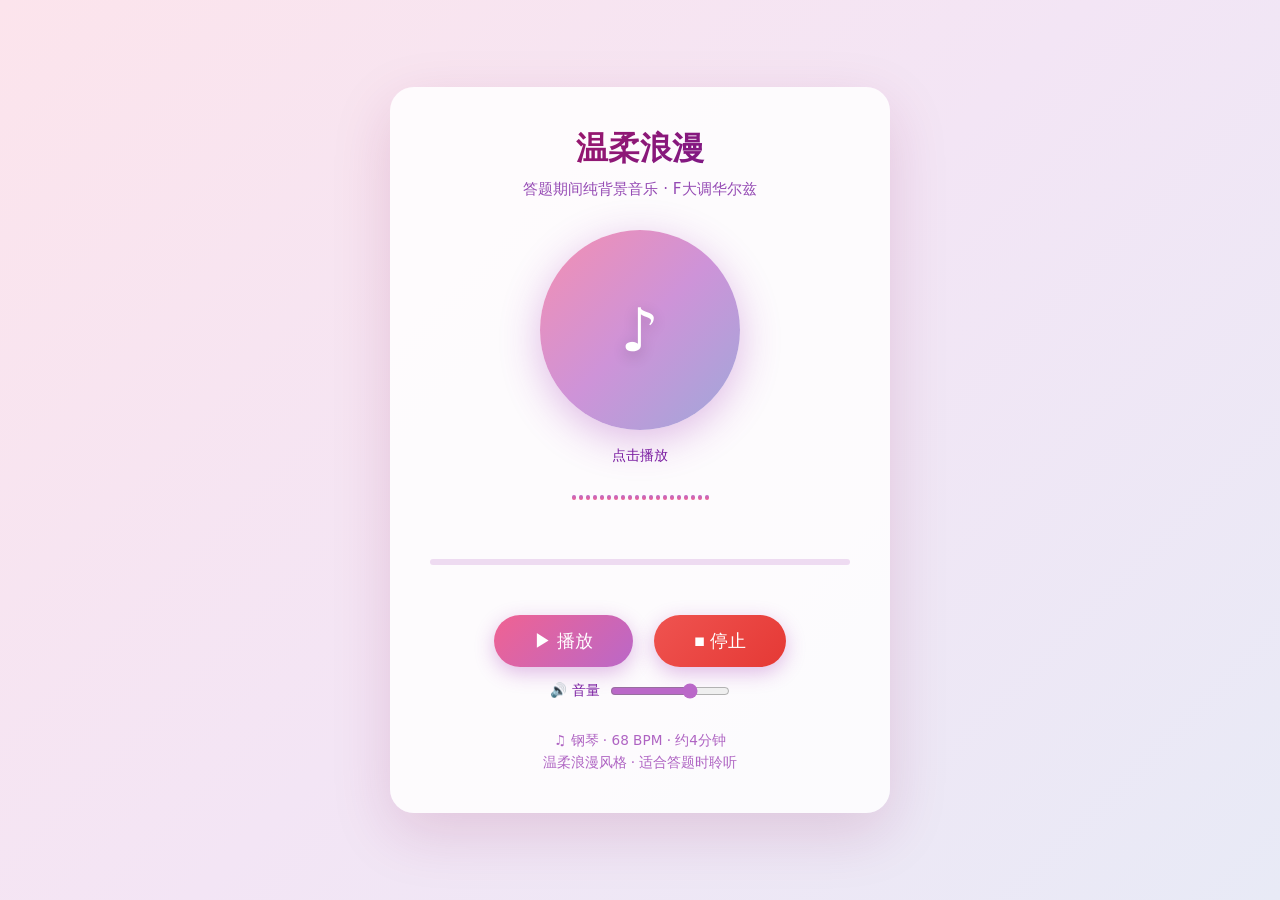
<file: music/romantic_music.html>
﻿<!DOCTYPE html>
<html lang="zh-CN">
<head>
<meta charset="UTF-8">
<meta name="viewport" content="width=device-width, initial-scale=1.0">
<title>温柔浪漫 - 答题背景音乐</title>
<style>
  * { margin:0; padding:0; box-sizing:border-box; }
  body {
    font-family: 'Segoe UI', system-ui, sans-serif;
    background: linear-gradient(135deg, #fce4ec 0%, #f3e5f5 50%, #e8eaf6 100%);
    min-height: 100vh;
    display: flex;
    flex-direction: column;
    align-items: center;
    justify-content: center;
    color: #4a148c;
  }
  .container {
    text-align: center;
    padding: 40px;
    background: rgba(255,255,255,0.85);
    border-radius: 24px;
    box-shadow: 0 20px 60px rgba(136,14,79,0.15);
    max-width: 500px;
    width: 90%;
  }
  h1 {
    font-size: 2em;
    margin-bottom: 8px;
    background: linear-gradient(135deg, #ad1457, #6a1b9a);
    -webkit-background-clip: text;
    -webkit-text-fill-color: transparent;
  }
  .subtitle {
    color: #7b1fa2;
    font-size: 0.95em;
    margin-bottom: 30px;
    opacity: 0.8;
  }
  .music-box {
    width: 200px;
    height: 200px;
    margin: 0 auto 30px;
    border-radius: 50%;
    background: linear-gradient(135deg, #f48fb1, #ce93d8, #9fa8da);
    display: flex;
    align-items: center;
    justify-content: center;
    position: relative;
    cursor: pointer;
    transition: transform 0.3s, box-shadow 0.3s;
    box-shadow: 0 10px 40px rgba(156,39,176,0.3);
  }
  .music-box:hover { transform: scale(1.05); box-shadow: 0 15px 50px rgba(156,39,176,0.4); }
  .music-box.playing { animation: pulse 2s ease-in-out infinite; }
  @keyframes pulse {
    0%,100% { box-shadow: 0 10px 40px rgba(156,39,176,0.3); }
    50% { box-shadow: 0 10px 60px rgba(156,39,176,0.5); }
  }
  .music-icon { font-size: 60px; color: white; text-shadow: 0 4px 15px rgba(0,0,0,0.2); }
  .play-text {
    position: absolute;
    bottom: -35px;
    color: #7b1fa2;
    font-size: 0.9em;
    font-weight: 500;
  }
  .controls { margin-top: 50px; }
  .btn {
    background: linear-gradient(135deg, #f06292, #ba68c8);
    color: white;
    border: none;
    padding: 14px 40px;
    border-radius: 50px;
    font-size: 1.1em;
    cursor: pointer;
    transition: all 0.3s;
    box-shadow: 0 6px 20px rgba(156,39,176,0.3);
    margin: 0 8px;
  }
  .btn:hover { transform: translateY(-2px); box-shadow: 0 8px 25px rgba(156,39,176,0.4); }
  .btn:active { transform: translateY(0); }
  .btn.stop { background: linear-gradient(135deg, #ef5350, #e53935); }
  .info {
    margin-top: 30px;
    font-size: 0.85em;
    color: #8e24aa;
    opacity: 0.7;
    line-height: 1.6;
  }
  .progress-bar {
    width: 100%;
    height: 6px;
    background: rgba(156,39,176,0.15);
    border-radius: 3px;
    margin-top: 20px;
    overflow: hidden;
  }
  .progress-fill {
    height: 100%;
    background: linear-gradient(90deg, #f06292, #ba68c8);
    border-radius: 3px;
    width: 0%;
    transition: width 0.3s;
  }
  .visualizer {
    display: flex;
    justify-content: center;
    gap: 3px;
    margin-top: 15px;
    height: 40px;
    align-items: flex-end;
  }
  .bar {
    width: 4px;
    background: linear-gradient(to top, #f06292, #ba68c8);
    border-radius: 2px;
    transition: height 0.1s;
    height: 5px;
  }
  .note-display {
    margin-top: 15px;
    font-size: 0.9em;
    color: #7b1fa2;
    min-height: 24px;
  }
  .volume-control {
    margin-top: 15px;
    display: flex;
    align-items: center;
    justify-content: center;
    gap: 10px;
  }
  .volume-control label { font-size: 0.85em; color: #7b1fa2; }
  .volume-control input[type="range"] {
    width: 120px;
    accent-color: #ba68c8;
  }
</style>
</head>
<body>
<div class="container">
  <h1>温柔浪漫</h1>
  <p class="subtitle">答题期间纯背景音乐 · F大调华尔兹</p>
  
  <div class="music-box" id="musicBox" onclick="togglePlay()">
    <span class="music-icon">♪</span>
    <span class="play-text" id="playText">点击播放</span>
  </div>
  
  <div class="visualizer" id="visualizer">
    <div class="bar"></div><div class="bar"></div><div class="bar"></div>
    <div class="bar"></div><div class="bar"></div><div class="bar"></div>
    <div class="bar"></div><div class="bar"></div><div class="bar"></div>
    <div class="bar"></div><div class="bar"></div><div class="bar"></div>
    <div class="bar"></div><div class="bar"></div><div class="bar"></div>
    <div class="bar"></div><div class="bar"></div><div class="bar"></div>
    <div class="bar"></div><div class="bar"></div>
  </div>
  
  <div class="note-display" id="noteDisplay"></div>
  
  <div class="progress-bar">
    <div class="progress-fill" id="progress"></div>
  </div>
  
  <div class="controls">
    <button class="btn" id="playBtn" onclick="togglePlay()">▶ 播放</button>
    <button class="btn stop" id="stopBtn" onclick="stopMusic()">■ 停止</button>
  </div>
  
  <div class="volume-control">
    <label>🔊 音量</label>
    <input type="range" id="volume" min="0" max="100" value="70" oninput="setVolume(this.value)">
  </div>
  
  <div class="info">
    ♫ 钢琴 · 68 BPM · 约4分钟<br>
    温柔浪漫风格 · 适合答题时聆听
  </div>
</div>

<script>
// ============================================================
// Piano Synthesizer using Web Audio API
// ============================================================
let audioCtx = null;
let masterGain = null;
let isPlaying = false;
let scheduledNotes = [];
let animFrame = null;
let startTime = 0;
let totalDuration = 0;

// Note frequency lookup
const NOTE_FREQ = {};
const NOTE_NAMES_ = ['C','C#','D','D#','E','F','F#','G','G#','A','A#','B'];
for (let i = 0; i < 128; i++) {
  const name = NOTE_NAMES_[i % 12] + Math.floor(i / 12 - 1);
  NOTE_FREQ[name] = 440 * Math.pow(2, (i - 69) / 12);
}
// Flat names
NOTE_FREQ['Bb3'] = NOTE_FREQ['A#3'];
NOTE_FREQ['Bb4'] = NOTE_FREQ['A#4'];
NOTE_FREQ['Bb5'] = NOTE_FREQ['A#5'];
NOTE_FREQ['Eb3'] = NOTE_FREQ['D#3'];
NOTE_FREQ['Eb4'] = NOTE_FREQ['D#4'];

// MIDI note to frequency
function midiToFreq(midi) {
  return 440 * Math.pow(2, (midi - 69) / 12);
}

// Create a piano-like tone
function playNote(freq, startTime, duration, velocity = 0.5) {
  if (!audioCtx) return;
  
  const now = audioCtx.currentTime;
  const t = now + startTime;
  
  // Multiple oscillators for richer piano sound
  const osc1 = audioCtx.createOscillator(); // fundamental
  const osc2 = audioCtx.createOscillator(); // 2nd harmonic
  const osc3 = audioCtx.createOscillator(); // slight detune for warmth
  
  osc1.type = 'sine';
  osc1.frequency.value = freq;
  
  osc2.type = 'triangle';
  osc2.frequency.value = freq * 2; // octave harmonic
  osc2.detune.value = 3; // slight detune
  
  osc3.type = 'sine';
  osc3.frequency.value = freq;
  osc3.detune.value = -5; // warmth
  
  // Gain nodes for each oscillator
  const gain1 = audioCtx.createGain();
  const gain2 = audioCtx.createGain();
  const gain3 = audioCtx.createGain();
  
  // ADSR envelope for piano
  const attack = 0.01;
  const decay = 0.3;
  const sustain = velocity * 0.3;
  const release = Math.min(duration * 0.5, 0.8);
  
  // Fundamental
  gain1.gain.setValueAtTime(0, t);
  gain1.gain.linearRampToValueAtTime(velocity * 0.6, t + attack);
  gain1.gain.exponentialRampToValueAtTime(sustain, t + attack + decay);
  gain1.gain.setValueAtTime(sustain, t + duration);
  gain1.gain.exponentialRampToValueAtTime(0.001, t + duration + release);
  
  // Harmonic (quieter)
  gain2.gain.setValueAtTime(0, t);
  gain2.gain.linearRampToValueAtTime(velocity * 0.15, t + attack);
  gain2.gain.exponentialRampToValueAtTime(sustain * 0.2, t + attack + decay * 0.5);
  gain2.gain.setValueAtTime(sustain * 0.2, t + duration);
  gain2.gain.exponentialRampToValueAtTime(0.001, t + duration + release * 0.7);
  
  // Detuned (very quiet)
  gain3.gain.setValueAtTime(0, t);
  gain3.gain.linearRampToValueAtTime(velocity * 0.1, t + attack);
  gain3.gain.exponentialRampToValueAtTime(sustain * 0.1, t + attack + decay);
  gain3.gain.setValueAtTime(sustain * 0.1, t + duration);
  gain3.gain.exponentialRampToValueAtTime(0.001, t + duration + release);
  
  // Connect
  osc1.connect(gain1).connect(masterGain);
  osc2.connect(gain2).connect(masterGain);
  osc3.connect(gain3).connect(masterGain);
  
  // Start and stop
  osc1.start(t);
  osc2.start(t);
  osc3.start(t);
  osc1.stop(t + duration + release + 0.1);
  osc2.stop(t + duration + release + 0.1);
  osc3.stop(t + duration + release + 0.1);
  
  // Track for cleanup
  scheduledNotes.push(osc1, osc2, osc3);
}

// ============================================================
// Music Score Definition
// ============================================================
// MIDI note numbers
const M = {
  A3: 57, Bb3: 58, B3: 59, C4: 60, D4: 62, Eb4: 63, E4: 64,
  F4: 65, G4: 67, A4: 69, Bb4: 70, B4: 71, C5: 72, D5: 74,
  Eb5: 75, E5: 76, F5: 77, G5: 79, A5: 81,
  F2: 41, G2: 43, A2: 45, Bb2: 46, C3: 48, D3: 50, Eb3: 51, E3: 52,
  F3: 53, G3: 55, A3b: 56
};

// Timing constants (in beats, 1 beat = quarter note)
const BPM = 68;
const BEAT = 60 / BPM; // seconds per beat
const Q = 1;      // quarter = 1 beat
const H = 2;      // half
const W = 4;      // whole
const E_ = 0.5;   // eighth
const S_ = 0.25;  // sixteenth
const DOT = d => d * 1.5;
const TRIP = d => d * 2 / 3;

// Schedule a note (time in beats from start)
function sch(time, midi, dur, vel = 0.5) {
  playNote(midiToFreq(midi), time * BEAT, dur * BEAT, vel);
}

// Schedule chord
function schChord(time, midis, dur, vel = 0.4) {
  midis.forEach(m => sch(time, m, dur, vel));
}

// ============================================================
// COMPOSE THE PIECE
// ============================================================
function composeRomanticWaltz() {
  let t = 0;
  
  // --- INTRO (8 bars) ---
  const introBars = [
    { bass: M.F2, notes: [M.F3, M.A3, M.C4], mel: M.A4 },
    { bass: M.Bb2, notes: [M.Bb3, M.D4, M.F4], mel: M.D5 },
    { bass: M.D3, notes: [M.D3, M.F3, M.A3], mel: M.F4 },
    { bass: M.C3, notes: [M.C3, M.E3, M.G3], mel: M.E4 },
    { bass: M.F2, notes: [M.F3, M.A3, M.C4], mel: M.C5 },
    { bass: M.Bb2, notes: [M.Bb3, M.D4, M.F4], mel: M.F5 },
    { bass: M.A2, notes: [M.A3, M.C4, M.E4], mel: M.E5 },
    { bass: M.C3, notes: [M.C3, M.E3, M.G3], mel: M.G4 },
  ];
  
  introBars.forEach(bar => {
    // Beat 1: bass
    sch(t, bar.bass - 12, Q, 0.25);
    // Beat 1-2: arpeggio
    bar.notes.forEach((n, i) => {
      sch(t + E_ + i * TRIP(E_), n, Q, 0.3);
    });
    // Beat 3: melody
    sch(t + H, bar.mel, Q - S_, 0.4);
    t += 3;
  });
  
  // --- SECTION A (8 bars) ---
  const sectionABars = [
    { bass: M.F2, notes: [M.F3, M.A3, M.C4], mel: [M.C5, M.A4, M.F4] },
    { bass: M.D3, notes: [M.D3, M.F3, M.A3], mel: [M.A4, M.F4, M.D4] },
    { bass: M.Bb2, notes: [M.Bb3, M.D4, M.F4], mel: [M.D5, M.Bb4, M.F4] },
    { bass: M.C3, notes: [M.C3, M.E3, M.G3], mel: [M.E5, M.D5, M.C5] },
    { bass: M.F2, notes: [M.F3, M.A3, M.C4], mel: [M.F5, M.E5, M.C5] },
    { bass: M.A2, notes: [M.A3, M.C4, M.E4], mel: [M.E5, M.C5, M.A4] },
    { bass: M.Bb2, notes: [M.Bb3, M.D4, M.F4], mel: [M.F5, M.D5, M.Bb4] },
    { bass: M.C3, notes: [M.C3, M.E3, M.G3], mel: [M.G4, M.E4, M.C4] },
  ];
  
  function playSectionA() {
    sectionABars.forEach((bar, idx) => {
      sch(t, bar.bass - 12, H, 0.28);
      bar.notes.forEach((n, i) => {
        sch(t + Q + i * TRIP(E_), n, Q, 0.32);
      });
      sch(t + H, bar.mel[0], Q - S_, 0.42);
      if (idx < sectionABars.length - 1) {
        sch(t + H + Q - S_, bar.mel[1], S_, 0.35);
      }
      t += 3;
    });
  }
  
  playSectionA();
  playSectionA();
  
  // --- SECTION B (8 bars) ---
  const sectionBBars = [
    { bass: M.Eb3, notes: [M.Eb3, M.G3, M.Bb3], mel: [M.D5, M.Bb4, M.G4] },
    { bass: M.Bb2, notes: [M.Bb3, M.D4, M.F4], mel: [M.F5, M.D5, M.Bb4] },
    { bass: M.G2, notes: [M.G3, M.Bb3, M.D4], mel: [M.Bb4, M.G4, M.D4] },
    { bass: M.C3, notes: [M.C3, M.E3, M.G3], mel: [M.A4, M.G4, M.F4] },
    { bass: M.A2, notes: [M.A3, M.C4, M.E4], mel: [M.C5, M.A4, M.E4] },
    { bass: M.D3, notes: [M.D3, M.F3, M.A3], mel: [M.F4, M.D4, M.A3] },
    { bass: M.Bb2, notes: [M.Bb3, M.D4, M.F4], mel: [M.D5, M.F5, M.E5] },
    { bass: M.C3, notes: [M.C3, M.E3, M.G3], mel: [M.G4, M.E4, M.C4] },
  ];
  
  function playSectionB() {
    sectionBBars.forEach(bar => {
      sch(t, bar.bass - 12, DOT(Q), 0.28);
      sch(t + E_, bar.notes[0], Q, 0.25);
      bar.notes.forEach((n, i) => {
        sch(t + Q + i * TRIP(E_), n, Q, 0.32);
      });
      sch(t + H, bar.mel[0], DOT(E_), 0.45);
      sch(t + H + DOT(E_), bar.mel[1], E_, 0.35);
      t += 3;
    });
  }
  
  playSectionB();
  
  // --- SECTION A' (8 bars) - embellished ---
  const sectionAPrime = [
    { bass: M.F2, notes: [M.F3, M.A3, M.C4], mel: [M.C5, M.A4, M.G4, M.F4] },
    { bass: M.D3, notes: [M.D3, M.F3, M.A3], mel: [M.A4, M.F4, M.E4, M.D4] },
    { bass: M.Bb2, notes: [M.Bb3, M.D4, M.F4], mel: [M.F5, M.D5, M.C5, M.Bb4] },
    { bass: M.C3, notes: [M.C3, M.E3, M.G3], mel: [M.E5, M.D5, M.C5, M.Bb4] },
    { bass: M.F2, notes: [M.F3, M.A3, M.C4], mel: [M.A4, M.C5, M.F5, M.E5] },
    { bass: M.A2, notes: [M.A3, M.C4, M.E4], mel: [M.C5, M.E5, M.D5, M.C5] },
    { bass: M.Bb2, notes: [M.Bb3, M.D4, M.F4], mel: [M.D5, M.F5, M.E5, M.D5] },
    { bass: M.C3, notes: [M.C3, M.E3, M.G3], mel: [M.E4, M.G4, M.C5, M.G4] },
  ];
  
  function playSectionAPrime() {
    sectionAPrime.forEach(bar => {
      sch(t, bar.bass - 12, H, 0.28);
      bar.notes.forEach((n, i) => {
        sch(t + E_ + i * TRIP(E_), n, Q + E_, 0.3);
      });
      bar.mel.forEach((m, i) => {
        sch(t + H + i * S_, m, S_ + 0.05, 0.42 - i * 0.04);
      });
      t += 3;
    });
  }
  
  playSectionAPrime();
  
  // Repeat A and B
  playSectionA();
  playSectionB();
  playSectionAPrime();
  
  // --- INTRO REPRISE (4 bars) ---
  const introReprise = [
    { bass: M.F2, notes: [M.F3, M.A3, M.C4], mel: M.A4 },
    { bass: M.Bb2, notes: [M.Bb3, M.D4, M.F4], mel: M.D5 },
    { bass: M.D3, notes: [M.D3, M.F3, M.A3], mel: M.F4 },
    { bass: M.F2, notes: [M.F3, M.A3, M.C4], mel: M.C5 },
  ];
  
  introReprise.forEach(bar => {
    sch(t, bar.bass - 12, W, 0.2);
    bar.notes.forEach((n, i) => {
      sch(t + Q + i * TRIP(E_), n, DOT(Q), 0.25);
    });
    sch(t + H + Q, bar.mel, DOT(Q), 0.35);
    t += 3;
  });
  
  // --- OUTRO (4 bars) - fade out ---
  const outroChords = [
    [M.F3, M.A3, M.C4],
    [M.Bb3, M.D4, M.F4],
    [M.F3, M.A3, M.C4],
    [M.F3, M.A3, M.C4],
  ];
  
  outroChords.forEach((ch, i) => {
    const vel = 0.3 - i * 0.06;
    sch(t, M.F2 - 12, W + Q, 0.18 - i * 0.03);
    ch.forEach(n => sch(t + Q, n, W, Math.max(vel, 0.1)));
    t += i === 3 ? 6 : 3;
  });
  
  totalDuration = t * BEAT;
  return totalDuration;
}

// ============================================================
// Playback Control
// ============================================================
function initAudio() {
  if (audioCtx) return;
  audioCtx = new (window.AudioContext || window.webkitAudioContext)();
  masterGain = audioCtx.createGain();
  masterGain.gain.value = 0.7;
  masterGain.connect(audioCtx.destination);
}

function togglePlay() {
  if (isPlaying) {
    pauseMusic();
  } else {
    playMusic();
  }
}

function playMusic() {
  initAudio();
  if (audioCtx.state === 'suspended') audioCtx.resume();
  
  // Clear previous
  scheduledNotes.forEach(o => { try { o.stop(); } catch(e){} });
  scheduledNotes = [];
  
  // Compose and play
  composeRomanticWaltz();
  
  isPlaying = true;
  startTime = Date.now();
  updateUI();
  animateVisualizer();
  updateProgress();
}

function pauseMusic() {
  if (audioCtx) audioCtx.suspend();
  isPlaying = false;
  document.getElementById('musicBox').classList.remove('playing');
  document.getElementById('playBtn').textContent = '▶ 继续';
  document.getElementById('playText').textContent = '点击继续';
  cancelAnimationFrame(animFrame);
}

function stopMusic() {
  scheduledNotes.forEach(o => { try { o.stop(); } catch(e){} });
  scheduledNotes = [];
  if (audioCtx) {
    audioCtx.close();
    audioCtx = null;
  }
  isPlaying = false;
  document.getElementById('musicBox').classList.remove('playing');
  document.getElementById('playBtn').textContent = '▶ 播放';
  document.getElementById('playText').textContent = '点击播放';
  document.getElementById('progress').style.width = '0%';
  document.getElementById('noteDisplay').textContent = '';
  cancelAnimationFrame(animFrame);
  resetBars();
}

function setVolume(val) {
  if (masterGain) masterGain.gain.value = val / 100;
}

// ============================================================
// UI Updates
// ============================================================
function updateUI() {
  document.getElementById('musicBox').classList.add('playing');
  document.getElementById('playBtn').textContent = '⏸ 暂停';
  document.getElementById('playText').textContent = '正在播放...';
}

function updateProgress() {
  if (!isPlaying) return;
  const elapsed = (Date.now() - startTime) / 1000;
  const pct = Math.min((elapsed / totalDuration) * 100, 100);
  document.getElementById('progress').style.width = pct + '%';
  
  if (pct >= 100) {
    stopMusic();
    return;
  }
  requestAnimationFrame(updateProgress);
}

function animateVisualizer() {
  if (!isPlaying) return;
  const bars = document.querySelectorAll('.bar');
  bars.forEach(bar => {
    bar.style.height = (Math.random() * 35 + 5) + 'px';
  });
  
  // Update note display
  const sections = ['前奏', 'A段', 'A段', 'B段', 'A\'段', 'A段', 'B段', 'A\'段', '前奏', '尾声'];
  const elapsed = (Date.now() - startTime) / 1000;
  const barTime = 3 * BEAT;
  const secIdx = Math.min(Math.floor(elapsed / (barTime * 8)), sections.length - 1);
  document.getElementById('noteDisplay').textContent = '♪ ' + sections[secIdx] + ' ♪';
  
  animFrame = requestAnimationFrame(animateVisualizer);
}

function resetBars() {
  document.querySelectorAll('.bar').forEach(b => b.style.height = '5px');
}

// Keyboard shortcut
document.addEventListener('keydown', e => {
  if (e.code === 'Space') { e.preventDefault(); togglePlay(); }
  if (e.code === 'Escape') stopMusic();
});
</script>
</body>
</html>
</file>
